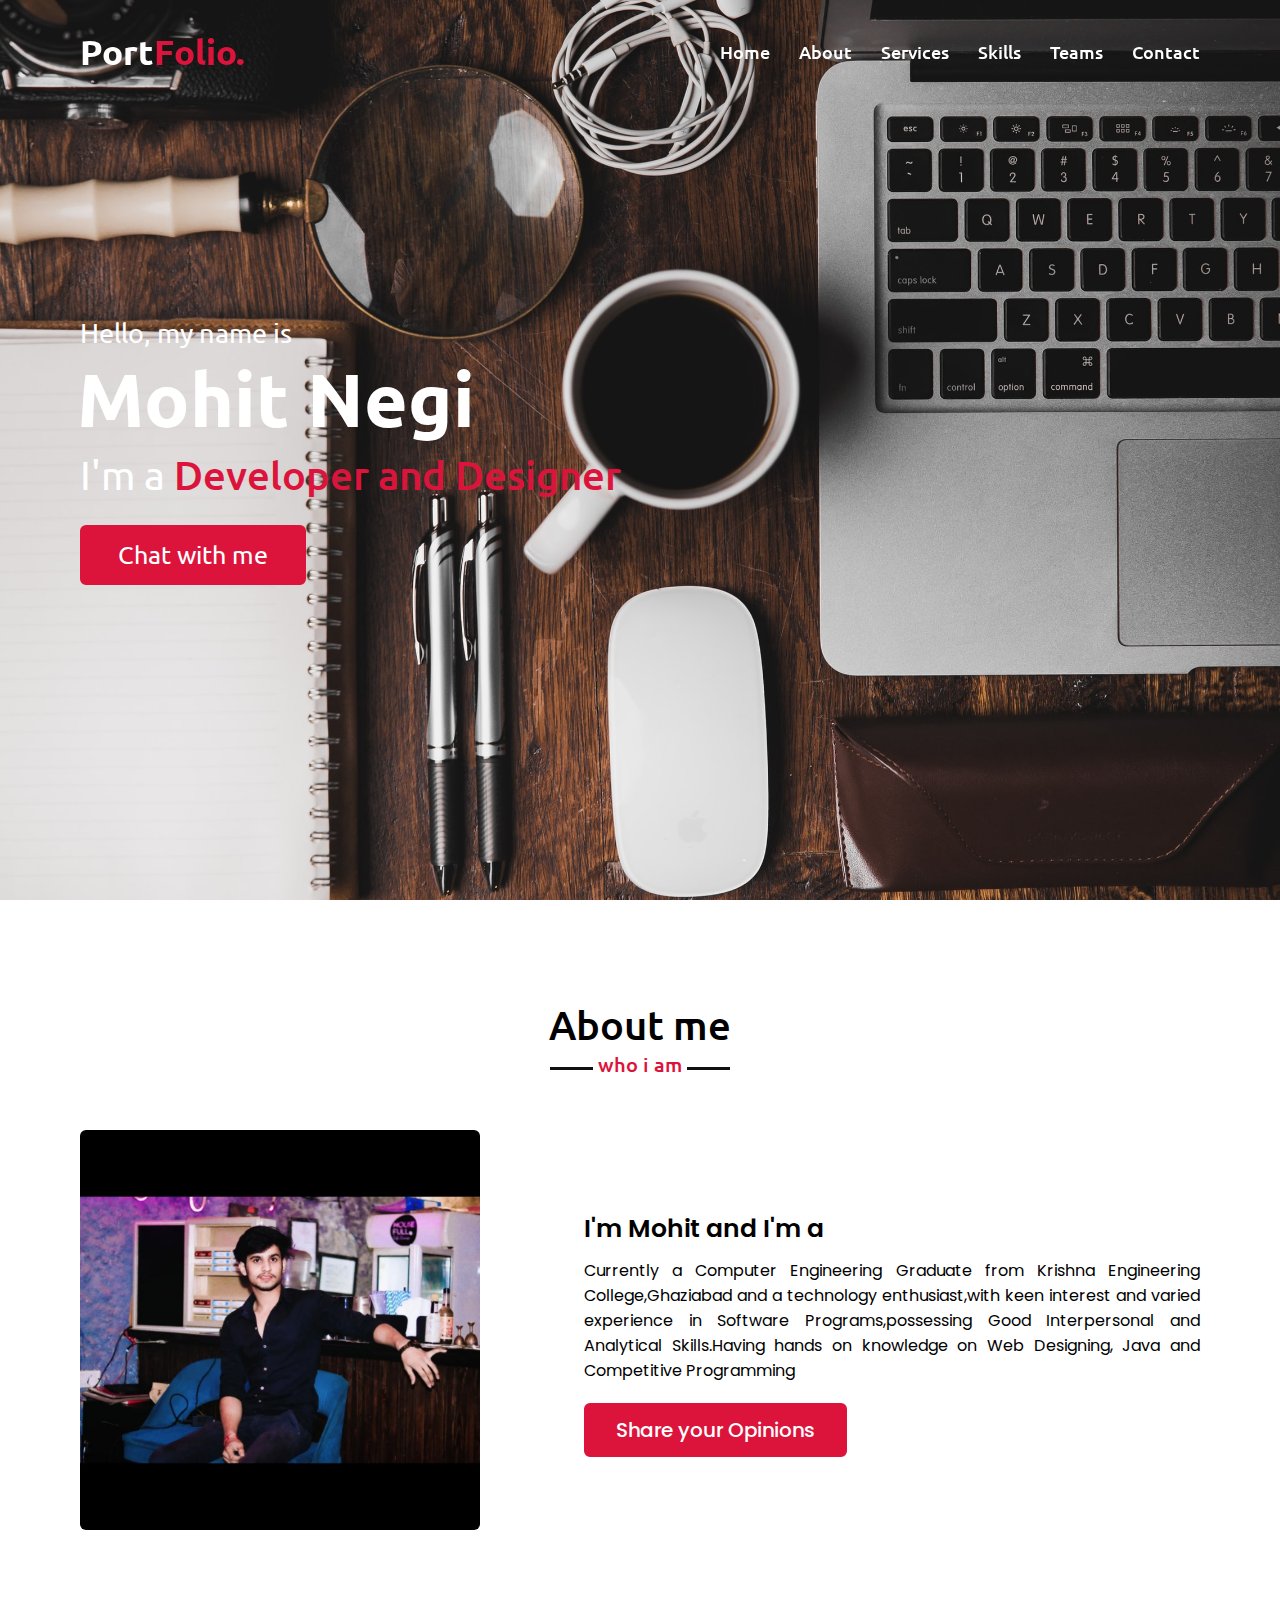
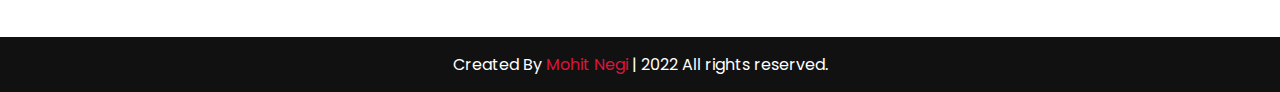
<file: index.html>
<!DOCTYPE html>

<html lang="en">
<head>
    <meta charset="UTF-8">
    <meta name="viewport" content="width=device-width, initial-scale=1.0">
    <title>Personal Portfolio Website</title>
    <link rel="stylesheet" href="first.css">
    
</head>
<body>
    <div class="scroll-up-btn">
        <i class="fas fa-angle-up"></i>
    </div>
    <nav class="navbar">
        <div class="max-width">
            <div class="logo"><a href="#">Port<span>Folio.</span></a></div>
            <ul class="menu">
                <li><a href="#home" class="menu-btn">Home</a></li>
                <li><a href="#about" class="menu-btn">About</a></li>
                <li><a href="#services" class="menu-btn">Services</a></li>
                <li><a href="#skills" class="menu-btn">Skills</a></li>
                <li><a href="#teams" class="menu-btn">Teams</a></li>
                <li><a href="#contact" class="menu-btn">Contact</a></li>
            </ul>
            <div class="menu-btn">
                <i class="fas fa-bars"></i>
            </div>
        </div>
    </nav>

    <!-- home section start -->
    <section class="home" id="home">
        <div class="max-width">
            <div class="home-content">
                <div class="text-1">Hello, my name is</div>
                <div class="text-2">Mohit Negi</div>
                <div class="text-3">I'm a
                <span class="typing">Developer and Designer</span>
                </div>
                <a href="#">Chat with me</a>
            </div>
        </div>
    </section>

    <!-- about section start -->
    <section class="about" id="about">
        <div class="max-width">
            <h2 class="title">About me</h2>
            <div class="about-content">
                <div class="column left">
                    <img src="mohit.x_x_-07072022-0001.jpg" alt="">
                </div>
                <div class="column right">
                    <div class="text">I'm Mohit and I'm a <span class="typing-2"></span></div>
                    <p>Currently a Computer Engineering Graduate from Krishna Engineering College,Ghaziabad and a technology enthusiast,with keen interest and varied experience in Software Programs,possessing Good Interpersonal and Analytical Skills.Having hands on knowledge on Web Designing, Java and Competitive Programming</p>
                    <a href="#">Share your Opinions</a>
                </div>
            </div>
        </div>
    </section>

    
    <!-- footer section start -->
    <footer>
        <span>Created By <a href="https://www.codingnepalweb.com">Mohit Negi</a> | <span class="far fa-copyright"></span> 2022 All rights reserved.</span>
    </footer>
</body>
</html>
</file>
<file: first.css>
@import url('https://fonts.googleapis.com/css2?family=Poppins:wght@400;500;600;700&family=Ubuntu:wght@400;500;700&display=swap');
*{
    margin: 0;
    padding: 0;
    box-sizing: border-box;
    text-decoration: none;
}
html{
    scroll-behavior: smooth;
}
/* custom scroll bar */
::-webkit-scrollbar {
    width: 10px;
}
::-webkit-scrollbar-track {
    background: #f1f1f1;
}
::-webkit-scrollbar-thumb {
    background: #888;
}
::-webkit-scrollbar-thumb:hover {
    background: #555;
}
/* all similar content styling codes */
section{
    padding: 100px 0;
}
.max-width{
    max-width: 1300px;
    padding: 0 80px;
    margin: auto;
}
.about, .services, .skills, .teams, .contact, footer{
    font-family: 'Poppins', sans-serif;
}
.about .about-content,
.services .serv-content,
.skills .skills-content,
.contact .contact-content{
    display: flex;
    flex-wrap: wrap;
    align-items: center;
    justify-content: space-between;
}
section .title{
    position: relative;
    text-align: center;
    font-size: 40px;
    font-weight: 500;
    margin-bottom: 60px;
    padding-bottom: 20px;
    font-family: 'Ubuntu', sans-serif;
}
section .title::before{
    content: "";
    position: absolute;
    bottom: 0px;
    left: 50%;
    width: 180px;
    height: 3px;
    background: #111;
    transform: translateX(-50%);
}
section .title::after{
    position: absolute;
    bottom: -8px;
    left: 50%;
    font-size: 20px;
    color: crimson;
    padding: 0 5px;
    background: #fff;
    transform: translateX(-50%);
}
/* navbar styling */
.navbar{
    position: fixed;
    width: 100%;
    z-index: 999;
    padding: 30px 0;
    font-family: 'Ubuntu', sans-serif;
    transition: all 0.3s ease;
}
.navbar.sticky{
    padding: 15px 0;
    background: crimson;
}
.navbar .max-width{
    display: flex;
    align-items: center;
    justify-content: space-between;
}
.navbar .logo a{
    color: #fff;
    font-size: 35px;
    font-weight: 600;
}
.navbar .logo a span{
    color: crimson;
    transition: all 0.3s ease;
}
.navbar.sticky .logo a span{
    color: #fff;
}
.navbar .menu li{
    list-style: none;
    display: inline-block;
}
.navbar .menu li a{
    display: block;
    color: #fff;
    font-size: 18px;
    font-weight: 500;
    margin-left: 25px;
    transition: color 0.3s ease;
}
.navbar .menu li a:hover{
    color: crimson;
}
.navbar.sticky .menu li a:hover{
    color: #fff;
}
/* menu btn styling */
.menu-btn{
    color: #fff;
    font-size: 23px;
    cursor: pointer;
    display: none;
}
.scroll-up-btn{
    position: fixed;
    height: 45px;
    width: 42px;
    background: crimson;
    right: 30px;
    bottom: 10px;
    text-align: center;
    line-height: 45px;
    color: #fff;
    z-index: 9999;
    font-size: 30px;
    border-radius: 6px;
    border-bottom-width: 2px;
    cursor: pointer;
    opacity: 0;
    pointer-events: none;
    transition: all 0.3s ease;
}
.scroll-up-btn.show{
    bottom: 30px;
    opacity: 1;
    pointer-events: auto;
}
.scroll-up-btn:hover{
    filter: brightness(90%);
}
/* home section styling */
.home{
    display: flex;
    background: url("ian-dooley-DJ7bWa-Gwks-unsplash.jpg") no-repeat center;
    height: 100vh;
    color: #fff;
    min-height: 500px;
    background-size: cover;
    background-attachment: fixed;
    font-family: 'Ubuntu', sans-serif;
}
.home .max-width{
  width: 100%;
  display: flex;
}
.home .max-width .row{
  margin-right: 0;
}
.home .home-content .text-1{
    font-size: 27px;
}
.home .home-content .text-2{
    font-size: 75px;
    font-weight: 600;
    margin-left: -3px;
}
.home .home-content .text-3{
    font-size: 40px;
    margin: 5px 0;
}
.home .home-content .text-3 span{
    color: crimson;
    font-weight: 500;
}
.home .home-content a{
    display: inline-block;
    background: crimson;
    color: #fff;
    font-size: 25px;
    padding: 12px 36px;
    margin-top: 20px;
    font-weight: 400;
    border-radius: 6px;
    border: 2px solid crimson;
    transition: all 0.3s ease;
}
.home .home-content a:hover{
    color: crimson;
    background: none;
}
/* about section styling */
.about .title::after{
    content: "who i am";
}
.about .about-content .left{
    width: 45%;
}
.about .about-content .left img{
    height: 400px;
    width: 400px;
    object-fit: cover;
    border-radius: 6px;
}
.about .about-content .right{
    width: 55%;
}
.about .about-content .right .text{
    font-size: 25px;
    font-weight: 600;
    margin-bottom: 10px;
}
.about .about-content .right .text span{
    color: crimson;
}
.about .about-content .right p{
    text-align: justify;
}
.about .about-content .right a{
    display: inline-block;
    background: crimson;
    color: #fff;
    font-size: 20px;
    font-weight: 500;
    padding: 10px 30px;
    margin-top: 20px;
    border-radius: 6px;
    border: 2px solid crimson;
    transition: all 0.3s ease;
}
.about .about-content .right a:hover{
    color: crimson;
    background: none;
}
/* footer section styling */
footer{
    background: #111;
    padding: 15px 23px;
    color: #fff;
    text-align: center;
}
footer span a{
    color: crimson;
    text-decoration: none;
}
footer span a:hover{
    text-decoration: underline;
}
</file>
